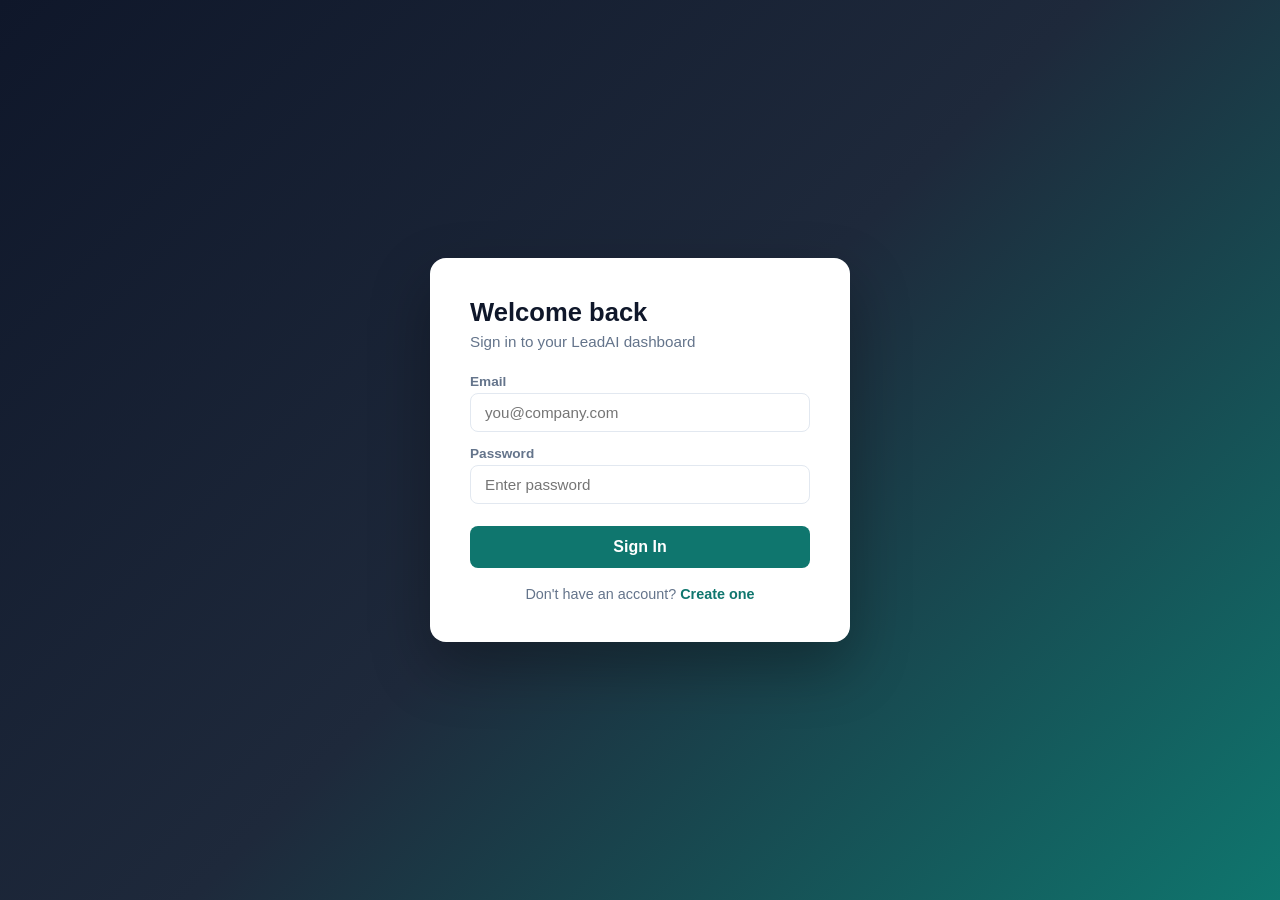
<file: frontend/dashboard/index.html>
<!DOCTYPE html>
<html lang="en">
<head>
  <meta charset="UTF-8" />
  <meta name="viewport" content="width=device-width, initial-scale=1.0" />
  <title>LeadAI — Dashboard</title>
  <style>
    :root {
      --primary: #0f766e;
      --primary-dark: #0d5c56;
      --bg: #f8fafc;
      --card: #ffffff;
      --ink: #0f172a;
      --muted: #64748b;
      --border: #e2e8f0;
      --green: #16a34a;
      --red: #dc2626;
      --yellow: #ca8a04;
      --radius: 12px;
    }

    * { margin: 0; padding: 0; box-sizing: border-box; }

    body {
      font-family: 'Segoe UI', -apple-system, BlinkMacSystemFont, sans-serif;
      background: var(--bg);
      color: var(--ink);
      min-height: 100vh;
    }

    /* ─── Auth screens ─── */
    .auth-overlay {
      position: fixed;
      inset: 0;
      background: linear-gradient(135deg, #0f172a 0%, #1e293b 50%, #0f766e 100%);
      display: flex;
      align-items: center;
      justify-content: center;
      z-index: 1000;
    }

    .auth-card {
      background: var(--card);
      border-radius: 16px;
      padding: 40px;
      width: 420px;
      max-width: 90vw;
      box-shadow: 0 25px 60px rgba(0,0,0,0.3);
    }

    .auth-card h1 {
      font-size: 1.6rem;
      margin-bottom: 6px;
      color: var(--ink);
    }

    .auth-card p.subtitle {
      color: var(--muted);
      margin-bottom: 24px;
      font-size: 0.95rem;
    }

    .auth-card label {
      display: block;
      font-size: 0.85rem;
      font-weight: 600;
      color: var(--muted);
      margin-bottom: 4px;
      margin-top: 14px;
    }

    .auth-card input {
      width: 100%;
      padding: 10px 14px;
      border: 1px solid var(--border);
      border-radius: 8px;
      font-size: 0.95rem;
      outline: none;
      transition: border-color 0.2s;
    }

    .auth-card input:focus { border-color: var(--primary); }

    .auth-btn {
      width: 100%;
      padding: 12px;
      margin-top: 22px;
      border: none;
      border-radius: 8px;
      background: var(--primary);
      color: #fff;
      font-size: 1rem;
      font-weight: 600;
      cursor: pointer;
      transition: background 0.2s;
    }

    .auth-btn:hover { background: var(--primary-dark); }
    .auth-btn:disabled { opacity: 0.6; cursor: not-allowed; }

    .auth-toggle {
      text-align: center;
      margin-top: 18px;
      font-size: 0.9rem;
      color: var(--muted);
    }

    .auth-toggle a {
      color: var(--primary);
      cursor: pointer;
      text-decoration: none;
      font-weight: 600;
    }

    .auth-error {
      background: #fef2f2;
      color: var(--red);
      padding: 10px 14px;
      border-radius: 8px;
      font-size: 0.85rem;
      margin-top: 12px;
      display: none;
    }

    /* ─── Dashboard layout ─── */
    .dashboard { display: none; }
    .dashboard.active { display: block; }

    .topbar {
      background: var(--card);
      border-bottom: 1px solid var(--border);
      padding: 14px 28px;
      display: flex;
      align-items: center;
      justify-content: space-between;
      position: sticky;
      top: 0;
      z-index: 50;
    }

    .topbar-brand {
      font-size: 1.2rem;
      font-weight: 700;
      color: var(--primary);
    }

    .topbar-right {
      display: flex;
      align-items: center;
      gap: 16px;
    }

    .topbar-user {
      font-size: 0.9rem;
      color: var(--muted);
    }

    .btn-sm {
      padding: 7px 16px;
      border: 1px solid var(--border);
      border-radius: 8px;
      background: var(--card);
      cursor: pointer;
      font-size: 0.85rem;
      font-weight: 500;
      transition: all 0.15s;
    }

    .btn-sm:hover { background: #f1f5f9; }

    .btn-sm.danger { color: var(--red); border-color: #fca5a5; }
    .btn-sm.danger:hover { background: #fef2f2; }

    /* ─── Tabs ─── */
    .tabs {
      display: flex;
      gap: 0;
      padding: 0 28px;
      background: var(--card);
      border-bottom: 1px solid var(--border);
    }

    .tab {
      padding: 12px 20px;
      font-size: 0.9rem;
      font-weight: 500;
      color: var(--muted);
      cursor: pointer;
      border-bottom: 2px solid transparent;
      transition: all 0.15s;
    }

    .tab:hover { color: var(--ink); }
    .tab.active { color: var(--primary); border-bottom-color: var(--primary); }

    /* ─── Content ─── */
    .content { padding: 24px 28px; max-width: 1200px; }

    .tab-panel { display: none; }
    .tab-panel.active { display: block; }

    /* ─── Stats ─── */
    .stats-grid {
      display: grid;
      grid-template-columns: repeat(auto-fit, minmax(180px, 1fr));
      gap: 16px;
      margin-bottom: 28px;
    }

    .stat-card {
      background: var(--card);
      border: 1px solid var(--border);
      border-radius: var(--radius);
      padding: 20px;
    }

    .stat-label {
      font-size: 0.8rem;
      color: var(--muted);
      text-transform: uppercase;
      letter-spacing: 0.5px;
      font-weight: 600;
    }

    .stat-value {
      font-size: 2rem;
      font-weight: 700;
      margin-top: 4px;
      color: var(--ink);
    }

    .stat-value.green { color: var(--green); }
    .stat-value.primary { color: var(--primary); }

    /* ─── Table ─── */
    .table-wrap {
      background: var(--card);
      border: 1px solid var(--border);
      border-radius: var(--radius);
      overflow: hidden;
    }

    .table-header {
      display: flex;
      align-items: center;
      justify-content: space-between;
      padding: 16px 20px;
      border-bottom: 1px solid var(--border);
    }

    .table-header h3 {
      font-size: 1rem;
      font-weight: 600;
    }

    table {
      width: 100%;
      border-collapse: collapse;
    }

    th {
      text-align: left;
      padding: 12px 16px;
      font-size: 0.8rem;
      text-transform: uppercase;
      letter-spacing: 0.4px;
      color: var(--muted);
      font-weight: 600;
      background: #f8fafc;
      border-bottom: 1px solid var(--border);
    }

    td {
      padding: 12px 16px;
      font-size: 0.9rem;
      border-bottom: 1px solid #f1f5f9;
    }

    tr:hover td { background: #f8fafc; }

    .badge {
      display: inline-block;
      padding: 3px 10px;
      border-radius: 20px;
      font-size: 0.75rem;
      font-weight: 600;
    }

    .badge-green { background: #dcfce7; color: #166534; }
    .badge-yellow { background: #fef9c3; color: #854d0e; }
    .badge-red { background: #fee2e2; color: #991b1b; }

    .score-bar {
      display: inline-flex;
      align-items: center;
      gap: 8px;
    }

    .score-bar-track {
      width: 60px;
      height: 6px;
      background: #e2e8f0;
      border-radius: 3px;
      overflow: hidden;
    }

    .score-bar-fill {
      height: 100%;
      border-radius: 3px;
      transition: width 0.3s;
    }

    /* ─── Integration section ─── */
    .code-block {
      background: #1e293b;
      color: #e2e8f0;
      padding: 20px;
      border-radius: 10px;
      font-family: 'Consolas', 'Courier New', monospace;
      font-size: 0.85rem;
      line-height: 1.6;
      overflow-x: auto;
      position: relative;
    }

    .copy-btn {
      position: absolute;
      top: 10px;
      right: 10px;
      padding: 5px 12px;
      border: 1px solid #475569;
      border-radius: 6px;
      background: #334155;
      color: #e2e8f0;
      cursor: pointer;
      font-size: 0.8rem;
    }

    .copy-btn:hover { background: #475569; }

    .info-box {
      background: #f0fdfa;
      border: 1px solid #99f6e4;
      border-radius: var(--radius);
      padding: 16px 20px;
      margin: 16px 0;
      font-size: 0.9rem;
      line-height: 1.6;
    }

    .section-title {
      font-size: 1.1rem;
      font-weight: 600;
      margin-bottom: 12px;
    }

    .section-gap { margin-top: 28px; }

    /* ─── Empty state ─── */
    .empty-state {
      text-align: center;
      padding: 60px 20px;
      color: var(--muted);
    }

    .empty-state h3 { font-size: 1.1rem; color: var(--ink); margin-bottom: 6px; }
    .empty-state p { font-size: 0.9rem; }

    /* ─── Loading spinner ─── */
    .spinner {
      display: inline-block;
      width: 18px;
      height: 18px;
      border: 2px solid #e2e8f0;
      border-top-color: var(--primary);
      border-radius: 50%;
      animation: spin 0.6s linear infinite;
    }

    @keyframes spin { to { transform: rotate(360deg); } }

    /* ─── Responsive ─── */
    @media (max-width: 640px) {
      .content { padding: 16px; }
      .topbar { padding: 12px 16px; }
      .tabs { padding: 0 16px; }
      .auth-card { padding: 28px 24px; }
      .stats-grid { grid-template-columns: repeat(2, 1fr); }
      td, th { padding: 10px 10px; font-size: 0.8rem; }
    }
  </style>
</head>
<body>

<!-- ═══════════  AUTH OVERLAY  ═══════════ -->
<div class="auth-overlay" id="authOverlay">
  <div class="auth-card" id="authCard">
    <!-- LOGIN form (default) -->
    <div id="loginForm">
      <h1>Welcome back</h1>
      <p class="subtitle">Sign in to your LeadAI dashboard</p>
      <label>Email</label>
      <input type="email" id="loginEmail" placeholder="you@company.com" />
      <label>Password</label>
      <input type="password" id="loginPassword" placeholder="Enter password" />
      <div class="auth-error" id="loginError"></div>
      <button class="auth-btn" id="loginBtn" onclick="doLogin()">Sign In</button>
      <p class="auth-toggle">Don't have an account? <a onclick="showRegister()">Create one</a></p>
    </div>

    <!-- REGISTER form -->
    <div id="registerForm" style="display:none;">
      <h1>Create your account</h1>
      <p class="subtitle">Get started with AI lead qualification</p>
      <label>Business Name</label>
      <input type="text" id="regBusiness" placeholder="Acme Corp" />
      <label>Your Full Name</label>
      <input type="text" id="regName" placeholder="John Smith" />
      <label>Email</label>
      <input type="email" id="regEmail" placeholder="you@company.com" />
      <label>Password</label>
      <input type="password" id="regPassword" placeholder="Min 8 characters" />
      <div class="auth-error" id="registerError"></div>
      <button class="auth-btn" id="registerBtn" onclick="doRegister()">Create Account</button>
      <p class="auth-toggle">Already have an account? <a onclick="showLogin()">Sign in</a></p>
    </div>
  </div>
</div>

<!-- ═══════════  DASHBOARD  ═══════════ -->
<div class="dashboard" id="dashboard">
  <div class="topbar">
    <span class="topbar-brand">LeadAI</span>
    <div class="topbar-right">
      <span class="topbar-user" id="userInfo"></span>
      <button class="btn-sm danger" onclick="doLogout()">Logout</button>
    </div>
  </div>

  <div class="tabs">
    <div class="tab active" data-tab="overview" onclick="switchTab('overview')">Overview</div>
    <div class="tab" data-tab="leads" onclick="switchTab('leads')">Leads</div>
    <div class="tab" data-tab="integrate" onclick="switchTab('integrate')">Integration</div>
  </div>

  <div class="content">
    <!-- ── Overview tab ── -->
    <div class="tab-panel active" id="panel-overview">
      <div class="stats-grid" id="statsGrid">
        <div class="stat-card"><div class="stat-label">Total Leads</div><div class="stat-value" id="statTotal">—</div></div>
        <div class="stat-card"><div class="stat-label">Qualified</div><div class="stat-value green" id="statQualified">—</div></div>
        <div class="stat-card"><div class="stat-label">Qualification Rate</div><div class="stat-value primary" id="statRate">—</div></div>
        <div class="stat-card"><div class="stat-label">Avg Score</div><div class="stat-value" id="statAvg">—</div></div>
        <div class="stat-card"><div class="stat-label">Conversations</div><div class="stat-value" id="statConversations">—</div></div>
        <div class="stat-card"><div class="stat-label">Open Chats</div><div class="stat-value" id="statOpen">—</div></div>
      </div>

      <div class="table-wrap">
        <div class="table-header">
          <h3>Recent Leads</h3>
          <button class="btn-sm" onclick="loadData()">Refresh</button>
        </div>
        <table>
          <thead>
            <tr>
              <th>Name</th>
              <th>Email</th>
              <th>Budget</th>
              <th>Score</th>
              <th>Status</th>
              <th>Date</th>
            </tr>
          </thead>
          <tbody id="recentLeadsBody"></tbody>
        </table>
        <div class="empty-state" id="recentEmpty" style="display:none;">
          <h3>No leads yet</h3>
          <p>Leads will appear here once visitors chat with your widget.</p>
        </div>
      </div>
    </div>

    <!-- ── Leads tab ── -->
    <div class="tab-panel" id="panel-leads">
      <div class="table-wrap">
        <div class="table-header">
          <h3>All Leads</h3>
          <button class="btn-sm" onclick="loadLeads()">Refresh</button>
        </div>
        <table>
          <thead>
            <tr>
              <th>Name</th>
              <th>Email</th>
              <th>Phone</th>
              <th>Budget</th>
              <th>Timeline</th>
              <th>Requirement</th>
              <th>Score</th>
              <th>Status</th>
            </tr>
          </thead>
          <tbody id="allLeadsBody"></tbody>
        </table>
        <div class="empty-state" id="allEmpty" style="display:none;">
          <h3>No leads yet</h3>
          <p>Once visitors engage with the chat widget on your site, their details will appear here.</p>
        </div>
      </div>
    </div>

    <!-- ── Integration tab ── -->
    <div class="tab-panel" id="panel-integrate">
      <div class="section-title">Your Widget Token</div>
      <div class="code-block" style="font-size:1.1rem;letter-spacing:0.5px;">
        <span id="widgetTokenDisplay">—</span>
        <button class="copy-btn" onclick="copyToken()">Copy</button>
      </div>

      <div class="info-box">
        <strong>How it works:</strong> Paste the code below into your website, just before the closing <code>&lt;/body&gt;</code> tag. The chat widget will appear instantly on your site.
      </div>

      <div class="section-title section-gap">Embed Code</div>
      <div class="code-block" id="embedCode">
        <button class="copy-btn" onclick="copyEmbed()">Copy</button>
        <pre id="embedPre"></pre>
      </div>

      <div class="section-title section-gap">Customization (Optional)</div>
      <div class="code-block">
        <button class="copy-btn" onclick="copyCustom()">Copy</button>
<pre id="customPre"></pre>
      </div>

      <div class="info-box">
        <strong>Customization options:</strong><br>
        <code>primaryColor</code> — Widget accent color (any CSS color)<br>
        <code>headerText</code> — Title shown in the chat header<br>
        <code>position</code> — "right" (default) or "left"<br>
        <code>welcomeMessage</code> — First message shown to the visitor
      </div>
    </div>
  </div>
</div>

<script>
  // ─── Config ───
  var API = window.location.origin + '/api/v1';
  var token = localStorage.getItem('leadai_token');
  var tenant = null;
  var user = null;

  // ─── Init ───
  if (token) {
    showDashboard();
    loadData();
  }

  // ─── Auth functions ───
  function showLogin() {
    document.getElementById('loginForm').style.display = '';
    document.getElementById('registerForm').style.display = 'none';
  }

  function showRegister() {
    document.getElementById('loginForm').style.display = 'none';
    document.getElementById('registerForm').style.display = '';
  }

  async function doLogin() {
    var btn = document.getElementById('loginBtn');
    var err = document.getElementById('loginError');
    btn.disabled = true;
    btn.textContent = 'Signing in...';
    err.style.display = 'none';

    try {
      var res = await fetch(API + '/auth/login', {
        method: 'POST',
        headers: { 'Content-Type': 'application/json' },
        body: JSON.stringify({
          email: document.getElementById('loginEmail').value.trim(),
          password: document.getElementById('loginPassword').value
        })
      });
      var text = await res.text();
      var data;
      try { data = JSON.parse(text); } catch (_) { throw new Error('Server error — please try again'); }
      if (!res.ok) throw new Error(data.detail || 'Login failed');
      onAuthSuccess(data);
    } catch (e) {
      err.textContent = e.message;
      err.style.display = 'block';
    } finally {
      btn.disabled = false;
      btn.textContent = 'Sign In';
    }
  }

  async function doRegister() {
    var btn = document.getElementById('registerBtn');
    var err = document.getElementById('registerError');
    btn.disabled = true;
    btn.textContent = 'Creating...';
    err.style.display = 'none';

    try {
      var res = await fetch(API + '/auth/register', {
        method: 'POST',
        headers: { 'Content-Type': 'application/json' },
        body: JSON.stringify({
          business_name: document.getElementById('regBusiness').value.trim(),
          full_name: document.getElementById('regName').value.trim(),
          email: document.getElementById('regEmail').value.trim(),
          password: document.getElementById('regPassword').value
        })
      });
      var text = await res.text();
      var data;
      try { data = JSON.parse(text); } catch (_) { throw new Error('Server error — please try again'); }
      if (!res.ok) throw new Error(data.detail || 'Registration failed');
      onAuthSuccess(data);
    } catch (e) {
      err.textContent = e.message;
      err.style.display = 'block';
    } finally {
      btn.disabled = false;
      btn.textContent = 'Create Account';
    }
  }

  function onAuthSuccess(data) {
    token = data.access_token;
    tenant = data.tenant;
    user = data.user;
    localStorage.setItem('leadai_token', token);
    localStorage.setItem('leadai_tenant', JSON.stringify(tenant));
    localStorage.setItem('leadai_user', JSON.stringify(user));
    showDashboard();
    loadData();
  }

  function doLogout() {
    localStorage.removeItem('leadai_token');
    localStorage.removeItem('leadai_tenant');
    localStorage.removeItem('leadai_user');
    token = null;
    tenant = null;
    user = null;
    document.getElementById('authOverlay').style.display = 'flex';
    document.getElementById('dashboard').classList.remove('active');
  }

  function showDashboard() {
    document.getElementById('authOverlay').style.display = 'none';
    document.getElementById('dashboard').classList.add('active');

    try {
      tenant = tenant || JSON.parse(localStorage.getItem('leadai_tenant'));
      user = user || JSON.parse(localStorage.getItem('leadai_user'));
    } catch (e) {}

    if (user) {
      document.getElementById('userInfo').textContent = user.full_name + ' — ' + (tenant ? tenant.name : '');
    }

    if (tenant) {
      document.getElementById('widgetTokenDisplay').textContent = tenant.widget_token;
      renderEmbedCode();
    }
  }

  // ─── API helpers ───
  function authHeaders() {
    return { 'Authorization': 'Bearer ' + token, 'Content-Type': 'application/json' };
  }

  async function apiFetch(path) {
    var res = await fetch(API + path, { headers: authHeaders() });
    if (res.status === 401) { doLogout(); throw new Error('Session expired'); }
    if (!res.ok) throw new Error('API error');
    return res.json();
  }

  // ─── Load data ───
  async function loadData() {
    try {
      var [analytics, leads] = await Promise.all([apiFetch('/analytics'), apiFetch('/leads?limit=10')]);
      renderStats(analytics);
      renderRecentLeads(leads);
    } catch (e) {
      console.error('Failed to load data:', e);
    }

    if (tenant === null) {
      try {
        tenant = await apiFetch('/tenants/me');
        localStorage.setItem('leadai_tenant', JSON.stringify(tenant));
        document.getElementById('widgetTokenDisplay').textContent = tenant.widget_token;
        renderEmbedCode();
      } catch (e) {}
    }
  }

  async function loadLeads() {
    try {
      var leads = await apiFetch('/leads?limit=500');
      renderAllLeads(leads);
    } catch (e) {
      console.error('Failed to load leads:', e);
    }
  }

  // ─── Render functions ───
  function renderStats(a) {
    document.getElementById('statTotal').textContent = a.total_leads;
    document.getElementById('statQualified').textContent = a.qualified_leads;
    document.getElementById('statRate').textContent = a.qualification_rate + '%';
    document.getElementById('statAvg').textContent = a.avg_lead_score;
    document.getElementById('statConversations').textContent = a.total_conversations;
    document.getElementById('statOpen').textContent = a.open_conversations;
  }

  function renderRecentLeads(leads) {
    var tbody = document.getElementById('recentLeadsBody');
    var empty = document.getElementById('recentEmpty');
    if (!leads.length) { tbody.innerHTML = ''; empty.style.display = ''; return; }
    empty.style.display = 'none';
    tbody.innerHTML = leads.map(function(l) { return leadRowShort(l); }).join('');
  }

  function renderAllLeads(leads) {
    var tbody = document.getElementById('allLeadsBody');
    var empty = document.getElementById('allEmpty');
    if (!leads.length) { tbody.innerHTML = ''; empty.style.display = ''; return; }
    empty.style.display = 'none';
    tbody.innerHTML = leads.map(function(l) { return leadRowFull(l); }).join('');
  }

  function leadRowShort(l) {
    var scoreColor = l.score >= 70 ? '#16a34a' : l.score >= 40 ? '#ca8a04' : '#dc2626';
    var badge = l.is_qualified
      ? '<span class="badge badge-green">Qualified</span>'
      : '<span class="badge badge-yellow">Nurture</span>';
    var displayName = escapeHtml(l.name || '—');
    var displayEmail = escapeHtml(l.email || '—');
    var displayBudget = escapeHtml(l.budget || '—');
    var date = new Date(l.created_at).toLocaleDateString();
    return '<tr>'
      + '<td>' + displayName + '</td>'
      + '<td>' + displayEmail + '</td>'
      + '<td>' + displayBudget + '</td>'
      + '<td><div class="score-bar"><div class="score-bar-track"><div class="score-bar-fill" style="width:' + l.score + '%;background:' + scoreColor + '"></div></div>' + l.score + '</div></td>'
      + '<td>' + badge + '</td>'
      + '<td>' + date + '</td>'
      + '</tr>';
  }

  function leadRowFull(l) {
    var scoreColor = l.score >= 70 ? '#16a34a' : l.score >= 40 ? '#ca8a04' : '#dc2626';
    var badge = l.is_qualified
      ? '<span class="badge badge-green">Qualified</span>'
      : '<span class="badge badge-yellow">Nurture</span>';
    return '<tr>'
      + '<td>' + escapeHtml(l.name || '—') + '</td>'
      + '<td>' + escapeHtml(l.email || '—') + '</td>'
      + '<td>' + escapeHtml(l.phone || '—') + '</td>'
      + '<td>' + escapeHtml(l.budget || '—') + '</td>'
      + '<td>' + escapeHtml(l.timeline || '—') + '</td>'
      + '<td>' + escapeHtml(l.requirement || '—') + '</td>'
      + '<td><div class="score-bar"><div class="score-bar-track"><div class="score-bar-fill" style="width:' + l.score + '%;background:' + scoreColor + '"></div></div>' + l.score + '</div></td>'
      + '<td>' + badge + '</td>'
      + '</tr>';
  }

  function escapeHtml(str) {
    var div = document.createElement('div');
    div.appendChild(document.createTextNode(str));
    return div.innerHTML;
  }

  // ─── Tab switching ───
  function switchTab(name) {
    document.querySelectorAll('.tab').forEach(function(t) { t.classList.remove('active'); });
    document.querySelectorAll('.tab-panel').forEach(function(p) { p.classList.remove('active'); });
    document.querySelector('.tab[data-tab="' + name + '"]').classList.add('active');
    document.getElementById('panel-' + name).classList.add('active');

    if (name === 'leads') loadLeads();
    if (name === 'overview') loadData();
  }

  // ─── Integration code ───
  function renderEmbedCode() {
    if (!tenant) return;
    var origin = window.location.origin;
    var basic = '<script>\n'
      + '  window.AILeadWidgetConfig = {\n'
      + '    apiBaseUrl: "' + origin + '/api/v1",\n'
      + '    tenantToken: "' + tenant.widget_token + '"\n'
      + '  };\n'
      + '</' + 'script>\n'
      + '<script src="' + origin + '/frontend/widget/lead-widget.js"></' + 'script>';

    var custom = '<script>\n'
      + '  window.AILeadWidgetConfig = {\n'
      + '    apiBaseUrl: "' + origin + '/api/v1",\n'
      + '    tenantToken: "' + tenant.widget_token + '",\n'
      + '    primaryColor: "#0f766e",\n'
      + '    headerText: "Chat with us",\n'
      + '    position: "right",\n'
      + '    welcomeMessage: "Hi! How can we help you today?"\n'
      + '  };\n'
      + '</' + 'script>\n'
      + '<script src="' + origin + '/frontend/widget/lead-widget.js"></' + 'script>';

    document.getElementById('embedPre').textContent = basic;
    document.getElementById('customPre').textContent = custom;
  }

  function copyToken() {
    navigator.clipboard.writeText(tenant.widget_token);
    event.target.textContent = 'Copied!';
    setTimeout(function() { event.target.textContent = 'Copy'; }, 1500);
  }

  function copyEmbed() {
    navigator.clipboard.writeText(document.getElementById('embedPre').textContent);
    event.target.textContent = 'Copied!';
    setTimeout(function() { event.target.textContent = 'Copy'; }, 1500);
  }

  function copyCustom() {
    navigator.clipboard.writeText(document.getElementById('customPre').textContent);
    event.target.textContent = 'Copied!';
    setTimeout(function() { event.target.textContent = 'Copy'; }, 1500);
  }

  // Enter key to submit
  document.getElementById('loginPassword').addEventListener('keydown', function(e) { if (e.key === 'Enter') doLogin(); });
  document.getElementById('regPassword').addEventListener('keydown', function(e) { if (e.key === 'Enter') doRegister(); });
</script>
</body>
</html>
</file>
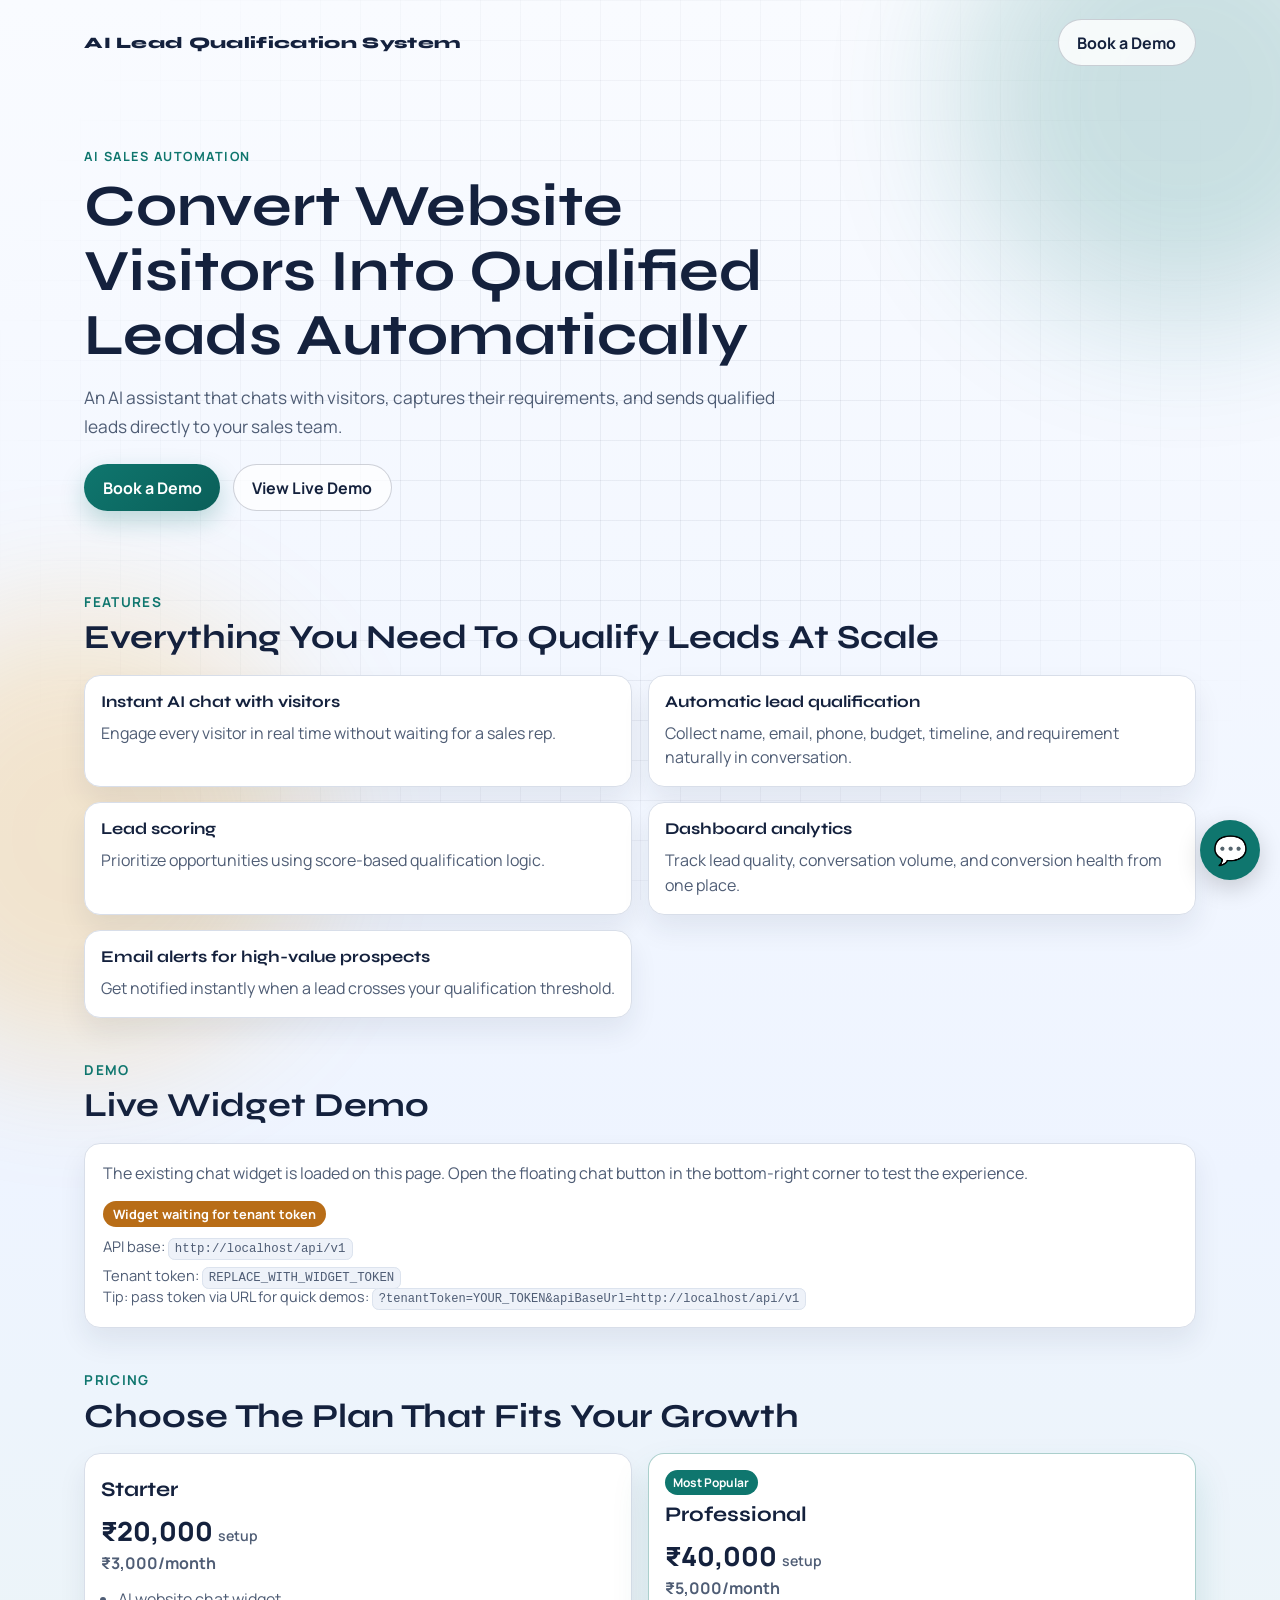
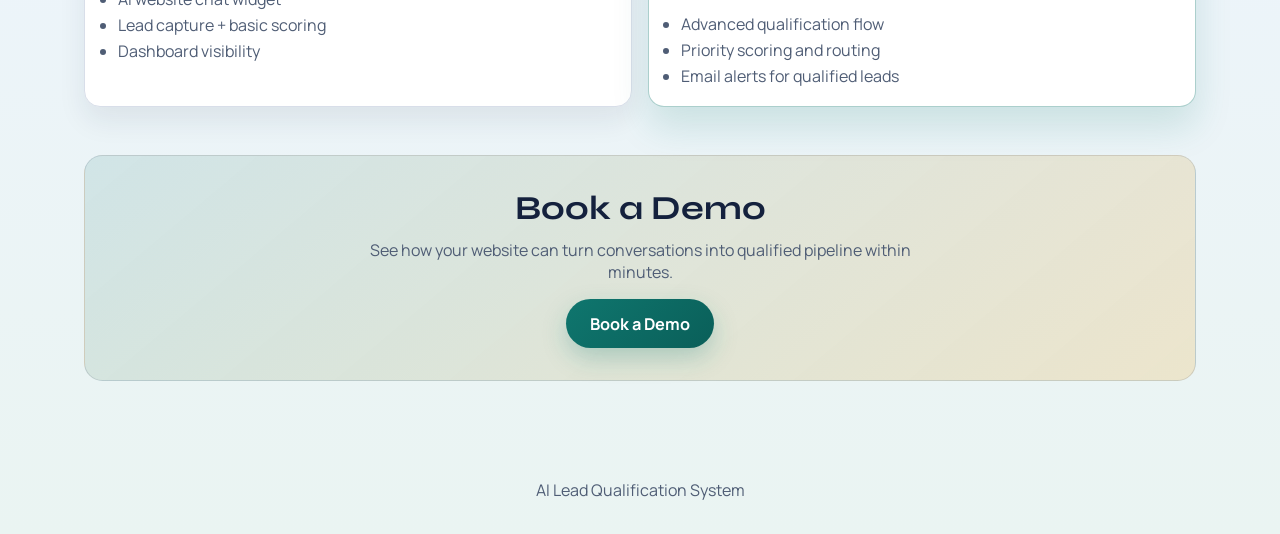
<file: frontend/landing/index.html>
<!doctype html>
<html lang="en">
  <head>
    <meta charset="UTF-8" />
    <meta name="viewport" content="width=device-width, initial-scale=1.0" />
    <title>AI Lead Qualification System - Landing Page</title>
    <meta
      name="description"
      content="Convert website visitors into qualified leads automatically with AI chat, scoring, analytics, and instant alerts."
    />
    <link rel="preconnect" href="https://fonts.googleapis.com" />
    <link rel="preconnect" href="https://fonts.gstatic.com" crossorigin />
    <link
      href="https://fonts.googleapis.com/css2?family=Manrope:wght@400;500;700;800&family=Syne:wght@600;700;800&display=swap"
      rel="stylesheet"
    />
    <link rel="stylesheet" href="./style.css" />
  </head>
  <body>
    <div class="bg-orb orb-a" aria-hidden="true"></div>
    <div class="bg-orb orb-b" aria-hidden="true"></div>
    <div class="bg-grid" aria-hidden="true"></div>

    <header class="topbar reveal delay-1">
      <a class="brand" href="#">AI Lead Qualification System</a>
      <a class="btn btn-ghost" href="#book-demo">Book a Demo</a>
    </header>

    <main>
      <section class="hero reveal delay-2">
        <p class="eyebrow">AI SALES AUTOMATION</p>
        <h1>Convert Website Visitors Into Qualified Leads Automatically</h1>
        <p class="subtext">
          An AI assistant that chats with visitors, captures their requirements, and sends qualified leads directly to your
          sales team.
        </p>
        <div class="hero-actions">
          <a class="btn btn-primary" href="#book-demo">Book a Demo</a>
          <a class="btn btn-outline" href="#demo">View Live Demo</a>
        </div>
      </section>

      <section id="features" class="section reveal delay-3">
        <div class="section-head">
          <p class="kicker">Features</p>
          <h2>Everything You Need To Qualify Leads At Scale</h2>
        </div>
        <div class="feature-grid">
          <article class="feature-card">
            <h3>Instant AI chat with visitors</h3>
            <p>Engage every visitor in real time without waiting for a sales rep.</p>
          </article>
          <article class="feature-card">
            <h3>Automatic lead qualification</h3>
            <p>Collect name, email, phone, budget, timeline, and requirement naturally in conversation.</p>
          </article>
          <article class="feature-card">
            <h3>Lead scoring</h3>
            <p>Prioritize opportunities using score-based qualification logic.</p>
          </article>
          <article class="feature-card">
            <h3>Dashboard analytics</h3>
            <p>Track lead quality, conversation volume, and conversion health from one place.</p>
          </article>
          <article class="feature-card">
            <h3>Email alerts for high-value prospects</h3>
            <p>Get notified instantly when a lead crosses your qualification threshold.</p>
          </article>
        </div>
      </section>

      <section id="demo" class="section demo reveal delay-4">
        <div class="section-head">
          <p class="kicker">Demo</p>
          <h2>Live Widget Demo</h2>
        </div>
        <div class="demo-card">
          <p>
            The existing chat widget is loaded on this page. Open the floating chat button in the bottom-right corner to test
            the experience.
          </p>
          <div class="demo-meta">
            <span id="widget-status" class="status status-warn">Widget waiting for tenant token</span>
            <span class="meta-row">
              API base:
              <code id="api-base-readout">-</code>
            </span>
            <span class="meta-row">
              Tenant token:
              <code id="tenant-token-readout">-</code>
            </span>
          </div>
          <p class="demo-note">
            Tip: pass token via URL for quick demos:
            <code>?tenantToken=YOUR_TOKEN&amp;apiBaseUrl=http://localhost/api/v1</code>
          </p>
        </div>
      </section>

      <section id="pricing" class="section reveal delay-5">
        <div class="section-head">
          <p class="kicker">Pricing</p>
          <h2>Choose The Plan That Fits Your Growth</h2>
        </div>
        <div class="pricing-grid">
          <article class="price-card">
            <h3>Starter</h3>
            <p class="price">₹20,000 <span>setup</span></p>
            <p class="price-sub">₹3,000/month</p>
            <ul>
              <li>AI website chat widget</li>
              <li>Lead capture + basic scoring</li>
              <li>Dashboard visibility</li>
            </ul>
          </article>
          <article class="price-card featured">
            <p class="badge">Most Popular</p>
            <h3>Professional</h3>
            <p class="price">₹40,000 <span>setup</span></p>
            <p class="price-sub">₹5,000/month</p>
            <ul>
              <li>Advanced qualification flow</li>
              <li>Priority scoring and routing</li>
              <li>Email alerts for qualified leads</li>
            </ul>
          </article>
        </div>
      </section>

      <section id="book-demo" class="cta reveal delay-6">
        <h2>Book a Demo</h2>
        <p>See how your website can turn conversations into qualified pipeline within minutes.</p>
        <a class="btn btn-primary btn-large" href="mailto:sales@example.com?subject=Book%20a%20Demo">Book a Demo</a>
      </section>
    </main>

    <footer>
      <p>AI Lead Qualification System</p>
    </footer>

    <script>
      (function () {
        var params = new URLSearchParams(window.location.search);

        var queryToken = params.get("tenantToken") || "";
        var queryApiBase = params.get("apiBaseUrl") || "";

        if (queryToken) {
          localStorage.setItem("landing_tenant_token", queryToken);
        }
        if (queryApiBase) {
          localStorage.setItem("landing_api_base_url", queryApiBase);
        }

        var storedToken = localStorage.getItem("landing_tenant_token") || "";
        var storedApiBase = localStorage.getItem("landing_api_base_url") || "";
        var productionApiBase = "https://ai-lead-qualification-system-production.up.railway.app/api/v1";
        if (window.location.origin && window.location.origin.indexOf("http") === 0) {
          productionApiBase = window.location.origin.replace(/\/+$/, "") + "/api/v1";
        }

        var fallbackApiBase;
        if (window.location.origin.indexOf("localhost") !== -1) {
          fallbackApiBase = "http://localhost/api/v1";
        } else {
          fallbackApiBase = productionApiBase;
        }

        var configured = window.AILeadWidgetConfig || {};
        var resolvedApiBase = queryApiBase || storedApiBase || configured.apiBaseUrl || fallbackApiBase;
        var resolvedToken = queryToken || storedToken || configured.tenantToken || "REPLACE_WITH_WIDGET_TOKEN";

        window.AILeadWidgetConfig = {
          apiBaseUrl: resolvedApiBase,
          tenantToken: resolvedToken,
        };

        var statusEl = document.getElementById("widget-status");
        var apiEl = document.getElementById("api-base-readout");
        var tokenEl = document.getElementById("tenant-token-readout");

        if (apiEl) {
          apiEl.textContent = resolvedApiBase;
        }

        if (tokenEl) {
          tokenEl.textContent = resolvedToken;
        }

        if (statusEl) {
          if (resolvedToken === "REPLACE_WITH_WIDGET_TOKEN") {
            statusEl.textContent = "Widget waiting for tenant token";
            statusEl.className = "status status-warn";
          } else {
            statusEl.textContent = "Widget active";
            statusEl.className = "status status-ok";
          }
        }
      })();
    </script>
    <script>
      (function loadWidgetScript() {
        var candidates = ["../widget/lead-widget.js", "/frontend/widget/lead-widget.js", "/widget/lead-widget.js"];

        function tryLoad(index) {
          if (index >= candidates.length) {
            var statusEl = document.getElementById("widget-status");
            if (statusEl) {
              statusEl.textContent = "Widget script failed to load";
              statusEl.className = "status status-warn";
            }
            return;
          }

          var script = document.createElement("script");
          script.src = candidates[index];
          script.async = false;
          script.onload = function () {
            return;
          };
          script.onerror = function () {
            tryLoad(index + 1);
          };
          document.body.appendChild(script);
        }

        tryLoad(0);
      })();
    </script>
  </body>
</html>
</file>
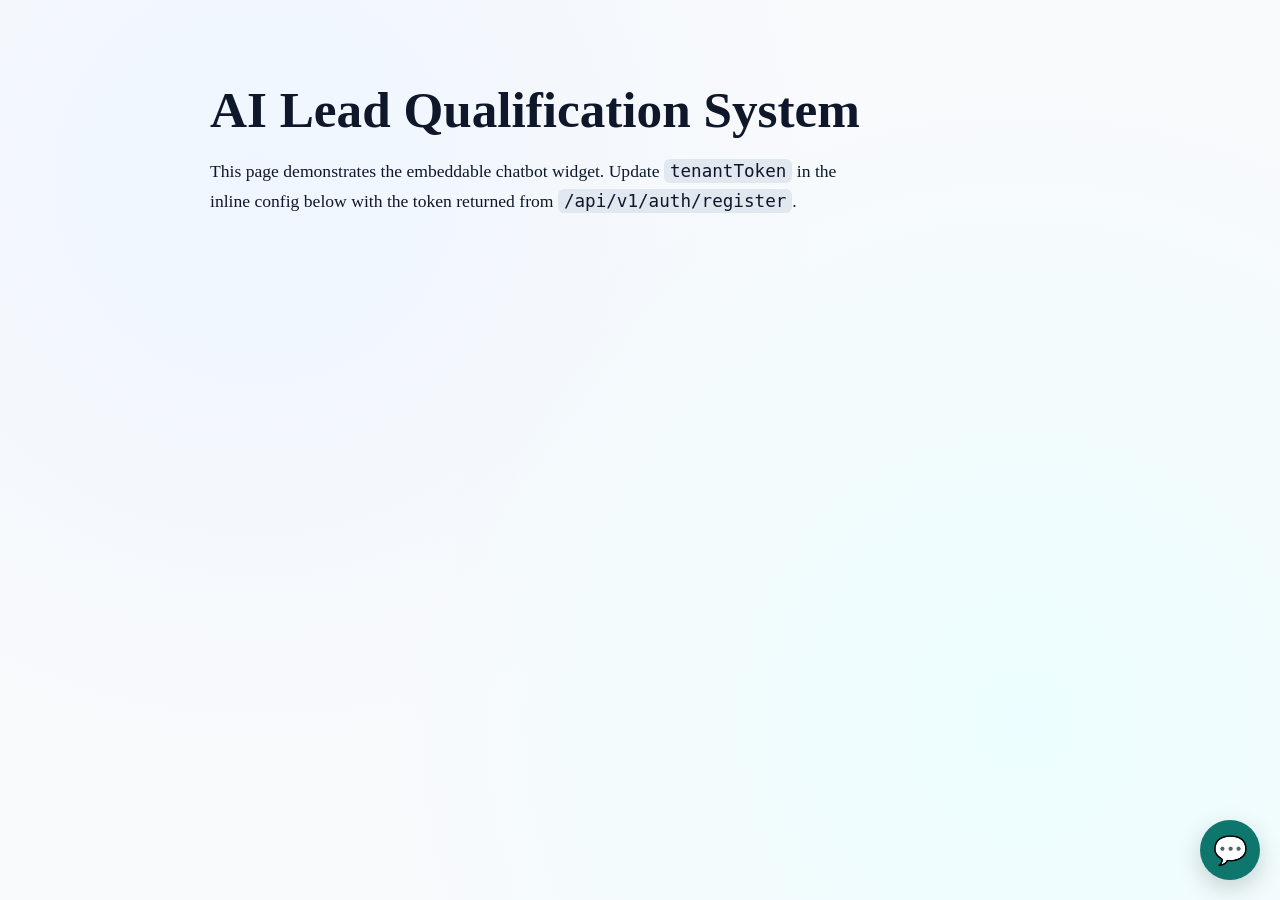
<file: frontend/widget/demo.html>
<!doctype html>
<html lang="en">
  <head>
    <meta charset="UTF-8" />
    <meta name="viewport" content="width=device-width, initial-scale=1.0" />
    <title>AI Lead Qualification Widget Demo</title>
    <style>
      :root {
        --bg-a: #eff6ff;
        --bg-b: #ecfeff;
        --ink: #0f172a;
      }

      body {
        margin: 0;
        min-height: 100vh;
        font-family: Georgia, "Times New Roman", serif;
        color: var(--ink);
        background: radial-gradient(circle at 20% 20%, var(--bg-a), transparent 45%),
          radial-gradient(circle at 80% 80%, var(--bg-b), transparent 50%),
          #f8fafc;
      }

      main {
        max-width: 860px;
        margin: 0 auto;
        padding: 80px 24px;
      }

      h1 {
        margin: 0 0 14px;
        font-size: clamp(2rem, 5vw, 3.2rem);
      }

      p {
        max-width: 650px;
        line-height: 1.7;
        font-size: 1.1rem;
      }

      code {
        background: #e2e8f0;
        padding: 2px 6px;
        border-radius: 6px;
      }
    </style>
  </head>
  <body>
    <main>
      <h1>AI Lead Qualification System</h1>
      <p>
        This page demonstrates the embeddable chatbot widget. Update
        <code>tenantToken</code> in the inline config below with the token returned from
        <code>/api/v1/auth/register</code>.
      </p>
    </main>

    <script>
      var defaultApiBase = "https://ai-lead-qualification-system-production.up.railway.app/api/v1";
      if (window.location && window.location.origin && window.location.origin.indexOf("http") === 0) {
        defaultApiBase = window.location.origin.replace(/\/+$/, "") + "/api/v1";
      }

      window.AILeadWidgetConfig = {
        apiBaseUrl: defaultApiBase,
        tenantToken: "214f3b2e-7932-4239-b60e-6cad43e38c0e"
      };
    </script>
    <script src="./lead-widget.js"></script>
  </body>
</html>
</file>
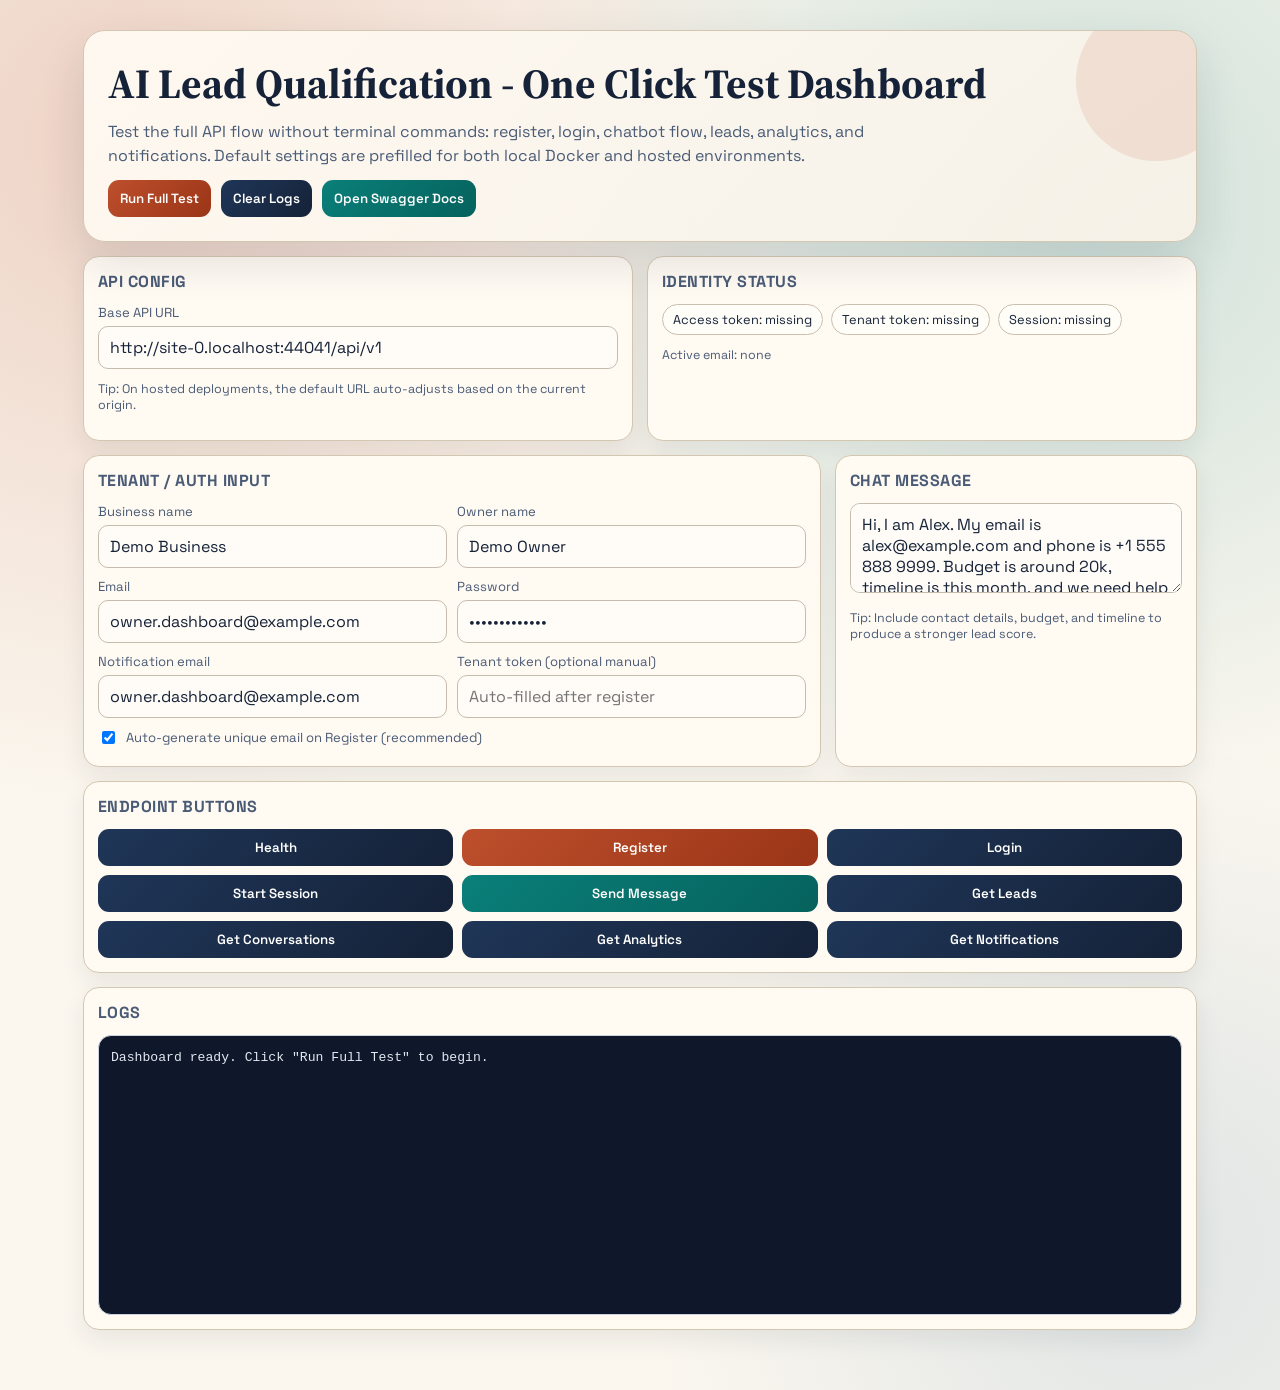
<file: backend/app/utils/test_dashboard.html>
<!doctype html>
<html lang="en">
  <head>
    <meta charset="UTF-8" />
    <meta name="viewport" content="width=device-width, initial-scale=1.0" />
    <title>AI Lead System - Test Dashboard</title>
    <style>
      @import url("https://fonts.googleapis.com/css2?family=Space+Grotesk:wght@400;500;700&family=Source+Serif+4:wght@500;700&display=swap");

      :root {
        --bg: #fbf7ef;
        --surface: #fffaf2;
        --ink: #152238;
        --ink-soft: #4a5b76;
        --line: #d4c7b2;
        --brand: #bd4f2c;
        --brand-2: #0a7f79;
        --ok: #1f8a4c;
        --warn: #c8641c;
        --err: #b63232;
        --shadow: 0 20px 45px rgba(21, 34, 56, 0.12);
      }

      * {
        box-sizing: border-box;
      }

      body {
        margin: 0;
        color: var(--ink);
        font-family: "Space Grotesk", "Trebuchet MS", sans-serif;
        background:
          radial-gradient(circle at 10% 10%, rgba(189, 79, 44, 0.22), transparent 40%),
          radial-gradient(circle at 85% 15%, rgba(10, 127, 121, 0.18), transparent 38%),
          radial-gradient(circle at 90% 90%, rgba(24, 94, 151, 0.12), transparent 30%),
          var(--bg);
        min-height: 100vh;
      }

      .shell {
        max-width: 1150px;
        margin: 0 auto;
        padding: 30px 18px 60px;
      }

      .hero {
        border: 1px solid var(--line);
        border-radius: 22px;
        background: linear-gradient(135deg, rgba(255, 250, 242, 0.95), rgba(247, 242, 232, 0.95));
        box-shadow: var(--shadow);
        padding: 24px;
        position: relative;
        overflow: hidden;
      }

      .hero::after {
        content: "";
        position: absolute;
        width: 160px;
        height: 160px;
        border-radius: 50%;
        background: rgba(189, 79, 44, 0.12);
        right: -40px;
        top: -30px;
      }

      h1 {
        margin: 0;
        font-family: "Source Serif 4", Georgia, serif;
        font-size: clamp(1.8rem, 4vw, 2.6rem);
      }

      .hero p {
        margin: 8px 0 0;
        color: var(--ink-soft);
        max-width: 780px;
        line-height: 1.5;
      }

      .grid {
        display: grid;
        grid-template-columns: repeat(12, 1fr);
        gap: 14px;
        margin-top: 14px;
      }

      .card {
        border: 1px solid var(--line);
        background: var(--surface);
        border-radius: 16px;
        padding: 14px;
        box-shadow: 0 10px 24px rgba(21, 34, 56, 0.08);
      }

      .span-4 {
        grid-column: span 4;
      }

      .span-6 {
        grid-column: span 6;
      }

      .span-8 {
        grid-column: span 8;
      }

      .span-12 {
        grid-column: span 12;
      }

      .card h2 {
        margin: 0 0 12px;
        font-size: 1rem;
        letter-spacing: 0.03em;
        text-transform: uppercase;
        color: var(--ink-soft);
      }

      label {
        display: block;
        font-size: 0.82rem;
        color: var(--ink-soft);
        margin-bottom: 5px;
      }

      input,
      textarea {
        width: 100%;
        border: 1px solid #c6bcae;
        border-radius: 10px;
        background: #fffcf7;
        padding: 10px 11px;
        font: inherit;
        color: var(--ink);
      }

      textarea {
        min-height: 90px;
        resize: vertical;
      }

      .row {
        display: grid;
        grid-template-columns: 1fr 1fr;
        gap: 10px;
      }

      .btn-grid {
        display: grid;
        grid-template-columns: repeat(3, minmax(0, 1fr));
        gap: 9px;
      }

      button {
        border: 0;
        border-radius: 11px;
        padding: 10px 12px;
        color: #fff;
        background: linear-gradient(135deg, #1f3658, #152238);
        font-family: inherit;
        font-weight: 600;
        cursor: pointer;
        transition: transform 120ms ease, opacity 120ms ease;
      }

      button:hover {
        transform: translateY(-1px);
      }

      button:disabled {
        opacity: 0.55;
        cursor: not-allowed;
        transform: none;
      }

      .btn-brand {
        background: linear-gradient(135deg, var(--brand), #9a3517);
      }

      .btn-teal {
        background: linear-gradient(135deg, var(--brand-2), #06625d);
      }

      .tokens {
        display: flex;
        flex-wrap: wrap;
        gap: 8px;
      }

      .chip {
        border: 1px solid #cbbfae;
        background: #fffdf8;
        border-radius: 999px;
        padding: 6px 10px;
        font-size: 0.8rem;
      }

      .ok {
        color: var(--ok);
      }

      .warn {
        color: var(--warn);
      }

      .err {
        color: var(--err);
      }

      .log {
        border: 1px solid #cad3df;
        background: #0f172a;
        color: #e2e8f0;
        border-radius: 13px;
        padding: 12px;
        font-family: Consolas, "Courier New", monospace;
        font-size: 0.82rem;
        line-height: 1.5;
        min-height: 280px;
        max-height: 460px;
        overflow: auto;
        white-space: pre-wrap;
      }

      .tiny {
        font-size: 0.78rem;
        color: var(--ink-soft);
      }

      .top-actions {
        margin-top: 12px;
        display: flex;
        gap: 10px;
        flex-wrap: wrap;
      }

      @media (max-width: 980px) {
        .span-4,
        .span-6,
        .span-8 {
          grid-column: span 12;
        }

        .btn-grid {
          grid-template-columns: repeat(2, minmax(0, 1fr));
        }
      }

      @media (max-width: 560px) {
        .row,
        .btn-grid {
          grid-template-columns: 1fr;
        }
      }
    </style>
  </head>
  <body>
    <div class="shell">
      <section class="hero">
        <h1>AI Lead Qualification - One Click Test Dashboard</h1>
        <p>
          Test the full API flow without terminal commands: register, login, chatbot flow, leads, analytics, and
          notifications. Default settings are prefilled for both local Docker and hosted environments.
        </p>
        <div class="top-actions">
          <button id="run-all" class="btn-brand">Run Full Test</button>
          <button id="clear-log">Clear Logs</button>
          <button id="open-docs" class="btn-teal">Open Swagger Docs</button>
        </div>
      </section>

      <section class="grid">
        <article class="card span-6">
          <h2>API Config</h2>
          <label for="base-url">Base API URL</label>
          <input id="base-url" value="http://localhost:8001/api/v1" />
          <p class="tiny">Tip: On hosted deployments, the default URL auto-adjusts based on the current origin.</p>
        </article>

        <article class="card span-6">
          <h2>Identity Status</h2>
          <div class="tokens">
            <span class="chip" id="chip-token">Access token: missing</span>
            <span class="chip" id="chip-tenant">Tenant token: missing</span>
            <span class="chip" id="chip-session">Session: missing</span>
          </div>
          <p class="tiny" id="active-email">Active email: none</p>
        </article>

        <article class="card span-8">
          <h2>Tenant / Auth Input</h2>
          <div class="row">
            <div>
              <label for="business-name">Business name</label>
              <input id="business-name" value="Demo Business" />
            </div>
            <div>
              <label for="full-name">Owner name</label>
              <input id="full-name" value="Demo Owner" />
            </div>
          </div>
          <div class="row" style="margin-top: 10px">
            <div>
              <label for="email">Email</label>
              <input id="email" value="owner.dashboard@example.com" />
            </div>
            <div>
              <label for="password">Password</label>
              <input id="password" type="password" value="StrongPass123" />
            </div>
          </div>
          <div class="row" style="margin-top: 10px">
            <div>
              <label for="notification-email">Notification email</label>
              <input id="notification-email" value="owner.dashboard@example.com" />
            </div>
            <div>
              <label for="tenant-token">Tenant token (optional manual)</label>
              <input id="tenant-token" placeholder="Auto-filled after register" />
            </div>
          </div>
          <label style="margin-top: 10px; display: flex; align-items: center; gap: 8px">
            <input id="auto-email" type="checkbox" checked style="width: auto" />
            Auto-generate unique email on Register (recommended)
          </label>
        </article>

        <article class="card span-4">
          <h2>Chat Message</h2>
          <textarea id="visitor-message">Hi, I am Alex. My email is alex@example.com and phone is +1 555 888 9999. Budget is around 20k, timeline is this month, and we need help with lead automation setup.</textarea>
          <p class="tiny">Tip: Include contact details, budget, and timeline to produce a stronger lead score.</p>
        </article>

        <article class="card span-12">
          <h2>Endpoint Buttons</h2>
          <div class="btn-grid">
            <button id="btn-health">Health</button>
            <button id="btn-register" class="btn-brand">Register</button>
            <button id="btn-login">Login</button>
            <button id="btn-start-session">Start Session</button>
            <button id="btn-send-message" class="btn-teal">Send Message</button>
            <button id="btn-leads">Get Leads</button>
            <button id="btn-conversations">Get Conversations</button>
            <button id="btn-analytics">Get Analytics</button>
            <button id="btn-notifications">Get Notifications</button>
          </div>
        </article>

        <article class="card span-12">
          <h2>Logs</h2>
          <div class="log" id="log-box">Dashboard ready. Click "Run Full Test" to begin.</div>
        </article>
      </section>
    </div>

    <script>
      const STORAGE_KEYS = {
        baseUrl: "lead_test_base_url",
        accessToken: "lead_test_access_token",
        tenantToken: "lead_test_tenant_token",
        activeEmail: "lead_test_active_email",
      };

      const state = {
        baseUrl: "",
        accessToken: "",
        tenantToken: "",
        sessionId: "",
        activeEmail: "",
        busy: false,
      };

      const refs = {
        baseUrl: document.getElementById("base-url"),
        businessName: document.getElementById("business-name"),
        fullName: document.getElementById("full-name"),
        email: document.getElementById("email"),
        password: document.getElementById("password"),
        notificationEmail: document.getElementById("notification-email"),
        tenantToken: document.getElementById("tenant-token"),
        autoEmail: document.getElementById("auto-email"),
        visitorMessage: document.getElementById("visitor-message"),
        logBox: document.getElementById("log-box"),
        chipToken: document.getElementById("chip-token"),
        chipTenant: document.getElementById("chip-tenant"),
        chipSession: document.getElementById("chip-session"),
        activeEmail: document.getElementById("active-email"),
      };

      function defaultBaseUrl() {
        if (window.location.origin && window.location.origin.startsWith("http")) {
          return window.location.origin + "/api/v1";
        }
        return "http://localhost:8001/api/v1";
      }

      function init() {
        const savedBase = localStorage.getItem(STORAGE_KEYS.baseUrl);
        const savedToken = localStorage.getItem(STORAGE_KEYS.accessToken);
        const savedTenantToken = localStorage.getItem(STORAGE_KEYS.tenantToken);
        const savedEmail = localStorage.getItem(STORAGE_KEYS.activeEmail);

        refs.baseUrl.value = savedBase || defaultBaseUrl();
        state.accessToken = savedToken || "";
        state.tenantToken = savedTenantToken || "";
        state.activeEmail = savedEmail || "";

        if (savedEmail) {
          refs.email.value = savedEmail;
          refs.notificationEmail.value = savedEmail;
        }

        refs.notificationEmail.value = refs.email.value;
        syncFromInputs();
        updateChips();
      }

      function syncFromInputs() {
        state.baseUrl = refs.baseUrl.value.trim().replace(/\/+$/, "");
        state.tenantToken = refs.tenantToken.value.trim() || state.tenantToken;
      }

      function saveBaseUrl() {
        localStorage.setItem(STORAGE_KEYS.baseUrl, refs.baseUrl.value.trim());
      }

      function persistIdentity() {
        if (state.accessToken) {
          localStorage.setItem(STORAGE_KEYS.accessToken, state.accessToken);
        }
        if (state.tenantToken) {
          localStorage.setItem(STORAGE_KEYS.tenantToken, state.tenantToken);
        }
        if (state.activeEmail) {
          localStorage.setItem(STORAGE_KEYS.activeEmail, state.activeEmail);
        }
      }

      function colorClass(level) {
        if (level === "ok") return "ok";
        if (level === "warn") return "warn";
        if (level === "err") return "err";
        return "";
      }

      function logLine(message, data, level = "info") {
        const timestamp = new Date().toLocaleTimeString();
        const suffix = data === undefined ? "" : "\n" + JSON.stringify(data, null, 2);
        refs.logBox.innerHTML += `\n<span class="${colorClass(level)}">[${timestamp}] ${message}</span>${suffix}\n`;
        refs.logBox.scrollTop = refs.logBox.scrollHeight;
      }

      function clearLogs() {
        refs.logBox.textContent = "Logs cleared.";
      }

      function shortToken(token) {
        if (!token) return "missing";
        return token.slice(0, 12) + "...";
      }

      function updateChips() {
        refs.chipToken.textContent = "Access token: " + shortToken(state.accessToken);
        refs.chipTenant.textContent = "Tenant token: " + shortToken(state.tenantToken);
        refs.chipSession.textContent = "Session: " + (state.sessionId ? state.sessionId.slice(0, 12) + "..." : "missing");
        refs.activeEmail.textContent = "Active email: " + (state.activeEmail || "none");
        refs.tenantToken.value = state.tenantToken;
        persistIdentity();
      }

      async function ensureAuthenticated() {
        if (state.accessToken) {
          return;
        }

        if (!refs.email.value.trim() || !refs.password.value) {
          throw new Error("Login required: enter email/password and click Login once.");
        }

        logLine("Access token missing, attempting auto-login...");
        try {
          await loginUser();
          return;
        } catch (loginError) {
          const message = String(loginError?.message || "");
          const isInvalidCredentials = message.includes("/auth/login") && message.includes("(401)");

          if (!isInvalidCredentials) {
            throw loginError;
          }

          logLine("Auto-login failed (401). Trying auto-register fallback...", undefined, "warn");

          try {
            await registerUser();
            return;
          } catch (registerError) {
            throw new Error(
              "Auto-login failed and auto-register also failed. Please click Register/Login manually. " +
                String(registerError?.message || registerError)
            );
          }
        }
      }

      async function callApi(path, method = "GET", body = null, auth = false) {
        syncFromInputs();
        saveBaseUrl();

        const headers = { Accept: "application/json" };
        if (body !== null) {
          headers["Content-Type"] = "application/json";
        }
        if (auth) {
          if (!state.accessToken) {
            throw new Error("Login required: access token missing.");
          }
          headers.Authorization = "Bearer " + state.accessToken;
        }

        const response = await fetch(state.baseUrl + path, {
          method,
          headers,
          body: body !== null ? JSON.stringify(body) : undefined,
        });

        const text = await response.text();
        let payload = text;
        try {
          payload = text ? JSON.parse(text) : null;
        } catch (_) {
          payload = text;
        }

        if (!response.ok) {
          throw new Error(`${method} ${path} failed (${response.status}): ${typeof payload === "string" ? payload : JSON.stringify(payload)}`);
        }

        return payload;
      }

      function generateUniqueEmail(baseEmail) {
        const stamp = Date.now();
        if (baseEmail.includes("@")) {
          const parts = baseEmail.split("@");
          return `${parts[0]}.${stamp}@${parts[1]}`;
        }
        return `owner.${stamp}@example.com`;
      }

      async function healthCheck() {
        const root = state.baseUrl.endsWith("/api/v1") ? state.baseUrl.slice(0, -7) : state.baseUrl;
        const response = await fetch(root + "/health", { headers: { Accept: "application/json" } });
        const payload = await response.json();
        if (!response.ok) {
          throw new Error("Health failed: " + JSON.stringify(payload));
        }
        logLine("Health check passed", payload, "ok");
        return payload;
      }

      async function registerUser() {
        let email = refs.email.value.trim();
        if (refs.autoEmail.checked) {
          email = generateUniqueEmail(email || "owner.dashboard@example.com");
          refs.email.value = email;
          refs.notificationEmail.value = email;
        }

        const payload = {
          business_name: refs.businessName.value.trim(),
          full_name: refs.fullName.value.trim(),
          email,
          password: refs.password.value,
          notification_email: refs.notificationEmail.value.trim() || email,
        };

        const data = await callApi("/auth/register", "POST", payload, false);
        state.accessToken = data.access_token || "";
        state.tenantToken = data.tenant?.widget_token || "";
        state.activeEmail = email;
        updateChips();
        logLine("Register successful", data, "ok");
        return data;
      }

      async function loginUser() {
        const payload = {
          email: refs.email.value.trim(),
          password: refs.password.value,
        };

        const data = await callApi("/auth/login", "POST", payload, false);
        state.accessToken = data.access_token || "";
        state.tenantToken = state.tenantToken || data.tenant?.widget_token || "";
        state.activeEmail = payload.email;
        updateChips();
        logLine("Login successful", data, "ok");
        return data;
      }

      async function startSession() {
        syncFromInputs();
        if (!state.tenantToken) {
          throw new Error("Tenant token missing. Register or login first.");
        }

        const data = await callApi("/chatbot/session/start", "POST", { tenant_token: state.tenantToken }, false);
        state.sessionId = data.session_id || "";
        updateChips();
        logLine("Session started", data, "ok");
        return data;
      }

      async function sendMessage() {
        syncFromInputs();
        if (!state.sessionId) {
          throw new Error("Session missing. Start session first.");
        }
        if (!state.tenantToken) {
          throw new Error("Tenant token missing.");
        }

        const payload = {
          tenant_token: state.tenantToken,
          message: refs.visitorMessage.value.trim(),
        };

        const data = await callApi(`/chatbot/session/${state.sessionId}/message`, "POST", payload, false);
        logLine("Chat message sent", data, "ok");
        return data;
      }

      async function getLeads() {
        await ensureAuthenticated();
        const data = await callApi("/leads", "GET", null, true);
        logLine(`Leads fetched (${data.length})`, data, "ok");
        return data;
      }

      async function getConversations() {
        await ensureAuthenticated();
        const data = await callApi("/conversations", "GET", null, true);
        logLine(`Conversations fetched (${data.length})`, data, "ok");
        return data;
      }

      async function getAnalytics() {
        await ensureAuthenticated();
        const data = await callApi("/analytics", "GET", null, true);
        logLine("Analytics fetched", data, "ok");
        return data;
      }

      async function getNotifications() {
        await ensureAuthenticated();
        const data = await callApi("/notifications", "GET", null, true);
        logLine(`Notifications fetched (${data.length})`, data, "ok");
        return data;
      }

      function setBusy(value) {
        state.busy = value;
        const buttons = document.querySelectorAll("button");
        buttons.forEach((button) => {
          if (button.id !== "clear-log") {
            button.disabled = value;
          }
        });
      }

      async function guarded(action, label) {
        try {
          setBusy(true);
          logLine(`Running: ${label}`);
          await action();
        } catch (error) {
          logLine(`${label} failed: ${error.message}`, undefined, "err");
        } finally {
          setBusy(false);
        }
      }

      async function runFullFlow() {
        try {
          setBusy(true);
          logLine("Full test started");
          await healthCheck();
          await registerUser();
          await loginUser();
          await startSession();
          await sendMessage();
          await getLeads();
          await getConversations();
          await getAnalytics();
          await getNotifications();
          logLine("Full test completed successfully", undefined, "ok");
        } catch (error) {
          logLine("Full test failed: " + error.message, undefined, "err");
        } finally {
          setBusy(false);
        }
      }

      document.getElementById("btn-health").addEventListener("click", () => guarded(healthCheck, "Health check"));
      document.getElementById("btn-register").addEventListener("click", () => guarded(registerUser, "Register"));
      document.getElementById("btn-login").addEventListener("click", () => guarded(loginUser, "Login"));
      document.getElementById("btn-start-session").addEventListener("click", () => guarded(startSession, "Start session"));
      document.getElementById("btn-send-message").addEventListener("click", () => guarded(sendMessage, "Send message"));
      document.getElementById("btn-leads").addEventListener("click", () => guarded(getLeads, "Get leads"));
      document.getElementById("btn-conversations").addEventListener("click", () => guarded(getConversations, "Get conversations"));
      document.getElementById("btn-analytics").addEventListener("click", () => guarded(getAnalytics, "Get analytics"));
      document.getElementById("btn-notifications").addEventListener("click", () => guarded(getNotifications, "Get notifications"));
      document.getElementById("run-all").addEventListener("click", runFullFlow);
      document.getElementById("clear-log").addEventListener("click", clearLogs);
      document.getElementById("open-docs").addEventListener("click", () => {
        const root = refs.baseUrl.value.trim().replace(/\/+$/, "").replace(/\/api\/v1$/, "");
        window.open(root + "/docs", "_blank");
      });

      init();
    </script>
  </body>
</html>
</file>
<file: frontend/landing/style.css>
:root {
  --bg-main: #f5f7fb;
  --ink: #14213d;
  --ink-soft: #4f5d75;
  --brand: #0f766e;
  --brand-strong: #0a5f59;
  --accent: #f59e0b;
  --card: #ffffff;
  --line: #d8dee9;
  --ok: #1f8a4c;
  --warn: #b86d17;
}

* {
  box-sizing: border-box;
}

html,
body {
  margin: 0;
  padding: 0;
}

body {
  font-family: "Manrope", "Segoe UI", sans-serif;
  color: var(--ink);
  background: linear-gradient(180deg, #f9fbff 0%, #eef4ff 55%, #eaf4f2 100%);
  min-height: 100vh;
  overflow-x: hidden;
}

.bg-orb {
  position: fixed;
  width: 28rem;
  height: 28rem;
  border-radius: 50%;
  filter: blur(70px);
  opacity: 0.2;
  z-index: -2;
}

.orb-a {
  background: #0f766e;
  top: -8rem;
  right: -8rem;
}

.orb-b {
  background: #f59e0b;
  bottom: -10rem;
  left: -9rem;
}

.bg-grid {
  position: fixed;
  inset: 0;
  z-index: -3;
  background-image: linear-gradient(rgba(20, 33, 61, 0.06) 1px, transparent 1px),
    linear-gradient(90deg, rgba(20, 33, 61, 0.06) 1px, transparent 1px);
  background-size: 40px 40px;
  mask-image: radial-gradient(circle at center, black 30%, transparent 85%);
}

.topbar {
  max-width: 1150px;
  margin: 0 auto;
  padding: 1.2rem 1.2rem 0.6rem;
  display: flex;
  align-items: center;
  justify-content: space-between;
}

.brand {
  font-family: "Syne", "Trebuchet MS", sans-serif;
  font-weight: 800;
  letter-spacing: 0.02em;
  color: var(--ink);
  text-decoration: none;
}

main {
  max-width: 1150px;
  margin: 0 auto;
  padding: 0.2rem 1.2rem 4rem;
}

.hero {
  padding: 4.3rem 0 2.4rem;
  max-width: 780px;
}

.eyebrow {
  margin: 0;
  letter-spacing: 0.12em;
  text-transform: uppercase;
  color: var(--brand);
  font-weight: 700;
  font-size: 0.79rem;
}

h1,
h2,
h3 {
  font-family: "Syne", "Trebuchet MS", sans-serif;
}

h1 {
  margin: 0.6rem 0 0;
  font-size: clamp(2rem, 4.6vw, 3.65rem);
  line-height: 1.1;
}

.subtext {
  margin: 1rem 0 0;
  color: var(--ink-soft);
  line-height: 1.7;
  font-size: 1.08rem;
  max-width: 64ch;
}

.hero-actions {
  margin-top: 1.4rem;
  display: flex;
  gap: 0.8rem;
  flex-wrap: wrap;
}

.btn {
  display: inline-flex;
  align-items: center;
  justify-content: center;
  border-radius: 999px;
  padding: 0.72rem 1.15rem;
  text-decoration: none;
  font-weight: 700;
  transition: transform 0.14s ease, box-shadow 0.14s ease;
}

.btn:hover {
  transform: translateY(-1px);
}

.btn-primary {
  background: linear-gradient(135deg, var(--brand), var(--brand-strong));
  color: #ffffff;
  box-shadow: 0 10px 24px rgba(15, 118, 110, 0.25);
}

.btn-outline {
  border: 1px solid rgba(20, 33, 61, 0.2);
  color: var(--ink);
  background: rgba(255, 255, 255, 0.7);
}

.btn-ghost {
  border: 1px solid rgba(20, 33, 61, 0.2);
  color: var(--ink);
  background: rgba(255, 255, 255, 0.82);
}

.btn-large {
  padding: 0.85rem 1.5rem;
  font-size: 1.02rem;
}

.section {
  margin-top: 2.7rem;
}

.section-head {
  margin-bottom: 1.1rem;
}

.kicker {
  margin: 0;
  color: var(--brand);
  font-weight: 700;
  font-size: 0.85rem;
  letter-spacing: 0.1em;
  text-transform: uppercase;
}

h2 {
  margin: 0.4rem 0 0;
  font-size: clamp(1.4rem, 3.3vw, 2.1rem);
}

.feature-grid {
  display: grid;
  grid-template-columns: repeat(2, minmax(0, 1fr));
  gap: 0.95rem;
}

.feature-card {
  background: var(--card);
  border: 1px solid var(--line);
  border-radius: 1rem;
  padding: 1rem;
  box-shadow: 0 14px 28px rgba(20, 33, 61, 0.08);
}

.feature-card h3 {
  margin: 0;
  font-size: 1.03rem;
}

.feature-card p {
  margin: 0.55rem 0 0;
  color: var(--ink-soft);
  line-height: 1.55;
}

.demo-card {
  background: var(--card);
  border: 1px solid var(--line);
  border-radius: 1rem;
  padding: 1.1rem;
  box-shadow: 0 14px 28px rgba(20, 33, 61, 0.08);
}

.demo-card p {
  margin: 0;
  line-height: 1.6;
  color: var(--ink-soft);
}

.demo-meta {
  margin-top: 0.85rem;
  display: grid;
  gap: 0.55rem;
}

.meta-row {
  color: var(--ink-soft);
  font-size: 0.92rem;
}

.status {
  display: inline-flex;
  width: fit-content;
  padding: 0.28rem 0.62rem;
  border-radius: 999px;
  font-size: 0.8rem;
  font-weight: 700;
}

.status-ok {
  color: #ffffff;
  background: var(--ok);
}

.status-warn {
  color: #ffffff;
  background: var(--warn);
}

.demo-note {
  margin-top: 0.85rem;
  color: var(--ink-soft);
  font-size: 0.9rem;
}

code {
  background: #eef2f9;
  border: 1px solid #dce3ee;
  border-radius: 0.42rem;
  padding: 0.2rem 0.38rem;
  font-family: Consolas, "Courier New", monospace;
  font-size: 0.84em;
  word-break: break-all;
}

.pricing-grid {
  display: grid;
  grid-template-columns: repeat(2, minmax(0, 1fr));
  gap: 0.95rem;
}

.price-card {
  background: var(--card);
  border: 1px solid var(--line);
  border-radius: 1rem;
  padding: 1rem;
  box-shadow: 0 14px 28px rgba(20, 33, 61, 0.08);
}

.price-card.featured {
  border-color: rgba(15, 118, 110, 0.35);
  box-shadow: 0 20px 36px rgba(15, 118, 110, 0.15);
}

.badge {
  margin: 0;
  display: inline-flex;
  font-size: 0.75rem;
  color: #ffffff;
  background: #0f766e;
  border-radius: 999px;
  padding: 0.25rem 0.55rem;
  font-weight: 700;
}

.price-card h3 {
  margin: 0.45rem 0 0;
  font-size: 1.3rem;
}

.price {
  margin: 0.65rem 0 0;
  font-size: 1.65rem;
  font-weight: 800;
}

.price span {
  font-size: 0.88rem;
  color: var(--ink-soft);
  font-weight: 600;
}

.price-sub {
  margin: 0.2rem 0 0;
  color: var(--ink-soft);
  font-weight: 700;
}

.price-card ul {
  margin: 0.82rem 0 0;
  padding-left: 1.05rem;
  color: var(--ink-soft);
  line-height: 1.62;
}

.cta {
  margin-top: 3rem;
  text-align: center;
  background: linear-gradient(140deg, rgba(15, 118, 110, 0.12), rgba(245, 158, 11, 0.17));
  border: 1px solid rgba(20, 33, 61, 0.13);
  border-radius: 1.15rem;
  padding: 2rem 1rem;
}

.cta h2 {
  margin: 0;
}

.cta p {
  margin: 0.7rem auto 0;
  max-width: 60ch;
  color: var(--ink-soft);
}

.cta .btn {
  margin-top: 1rem;
}

footer {
  padding: 1.1rem;
  text-align: center;
  color: var(--ink-soft);
}

.reveal {
  opacity: 0;
  transform: translateY(16px);
  animation: revealUp 680ms cubic-bezier(0.2, 0.65, 0.2, 1) forwards;
}

.delay-1 {
  animation-delay: 90ms;
}

.delay-2 {
  animation-delay: 170ms;
}

.delay-3 {
  animation-delay: 250ms;
}

.delay-4 {
  animation-delay: 330ms;
}

.delay-5 {
  animation-delay: 410ms;
}

.delay-6 {
  animation-delay: 490ms;
}

@keyframes revealUp {
  to {
    opacity: 1;
    transform: translateY(0);
  }
}

@media (max-width: 900px) {
  .feature-grid,
  .pricing-grid {
    grid-template-columns: 1fr;
  }
}

@media (max-width: 640px) {
  .topbar {
    padding-top: 0.8rem;
  }

  .hero {
    padding-top: 2.6rem;
  }

  .hero-actions {
    flex-direction: column;
    align-items: stretch;
  }
}
</file>
